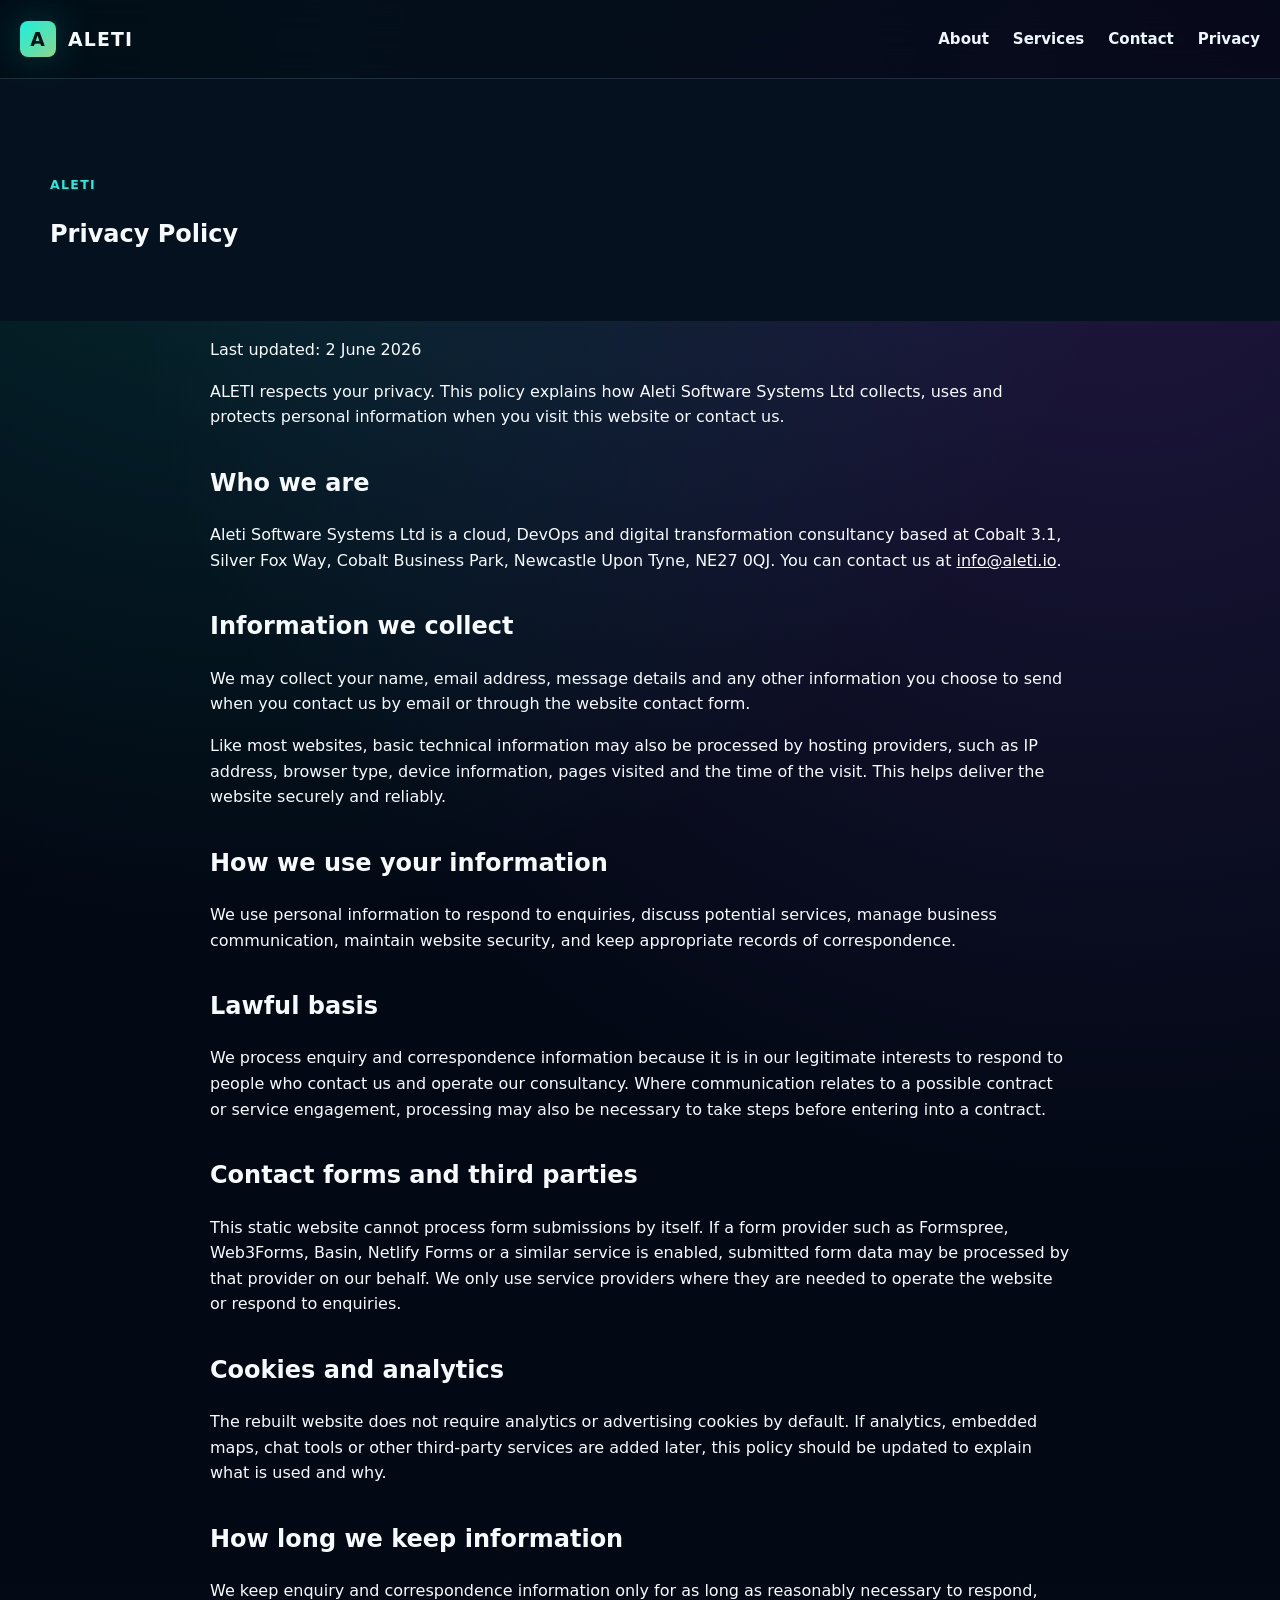
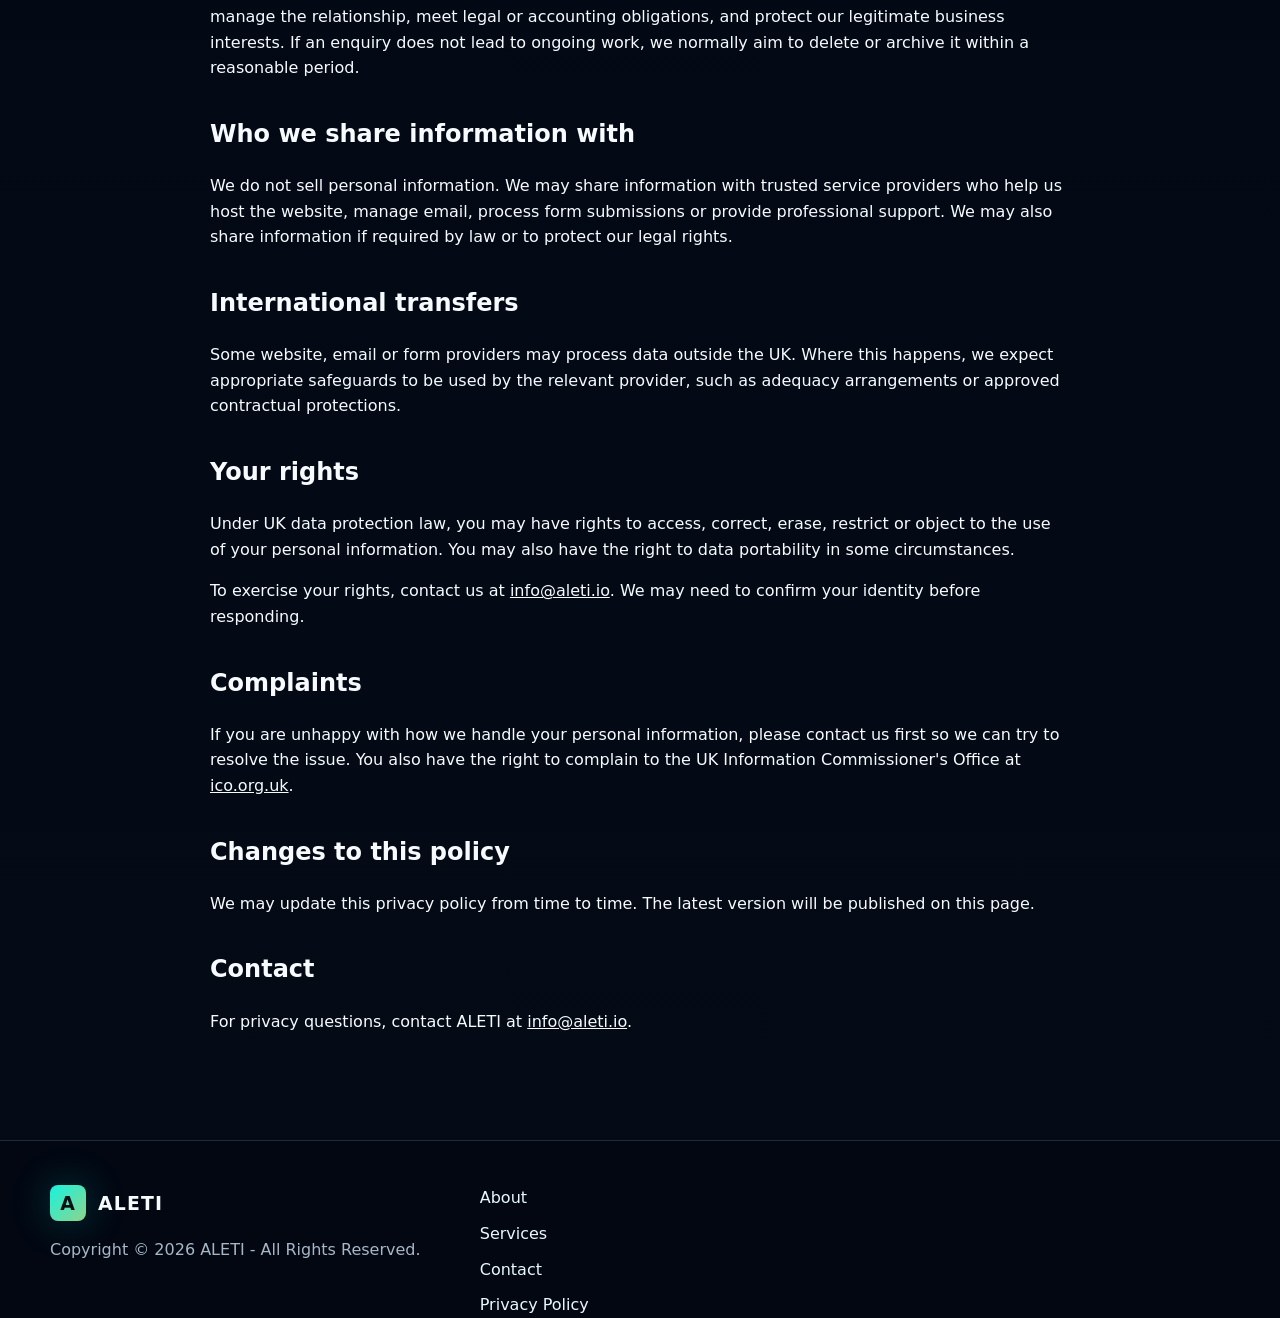
<file: privacy-policy/index.html>
<!doctype html>
<html lang="en-GB">
  <head>
    <meta charset="utf-8">
    <meta name="viewport" content="width=device-width, initial-scale=1">
    <title>Privacy Policy | ALETI</title>
    <meta name="description" content="ALETI privacy policy and contact details.">
    <link rel="canonical" href="https://aleti.io/privacy-policy/">
    <meta property="og:title" content="Privacy Policy | ALETI">
    <meta property="og:description" content="Privacy policy for ALETI.">
    <meta property="og:type" content="website">
    <meta property="og:url" content="https://aleti.io/privacy-policy/">
    <meta property="og:image" content="https://aleti.io/assets/aleti-cloud-automation-hero.png">
    <meta name="theme-color" content="#07111f">
    <link rel="icon" href="../assets/favicon.svg" type="image/svg+xml">
    <link rel="stylesheet" href="../styles.css">
  </head>
  <body>
    <a class="skip-link" href="#main">Skip to content</a>
    <header class="site-header">
      <nav class="nav" aria-label="Primary navigation">
        <a class="brand" href="../" aria-label="ALETI home">
          <span class="brand-mark" aria-hidden="true">A</span>
          <span>ALETI</span>
        </a>
        <button class="nav-toggle" type="button" aria-expanded="false" aria-controls="nav-menu">
          <span class="sr-only">Toggle navigation</span>
          <span></span><span></span><span></span>
        </button>
        <div class="nav-menu" id="nav-menu">
          <a href="../#about">About</a>
          <a href="../#services">Services</a>
          <a href="../#contact">Contact</a>
          <a href="./">Privacy</a>
        </div>
      </nav>
    </header>
    <main id="main">
      <section class="page-hero">
        <div class="container">
          <p class="section-label">ALETI</p>
          <h1>Privacy Policy</h1>
        </div>
      </section>
      <section class="container legal-content">
        <p>Last updated: 2 June 2026</p>
        <p>ALETI respects your privacy. This policy explains how Aleti Software Systems Ltd collects, uses and protects personal information when you visit this website or contact us.</p>
        <h2>Who we are</h2>
        <p>Aleti Software Systems Ltd is a cloud, DevOps and digital transformation consultancy based at Cobalt 3.1, Silver Fox Way, Cobalt Business Park, Newcastle Upon Tyne, NE27 0QJ. You can contact us at <a href="mailto:info@aleti.io">info@aleti.io</a>.</p>
        <h2>Information we collect</h2>
        <p>We may collect your name, email address, message details and any other information you choose to send when you contact us by email or through the website contact form.</p>
        <p>Like most websites, basic technical information may also be processed by hosting providers, such as IP address, browser type, device information, pages visited and the time of the visit. This helps deliver the website securely and reliably.</p>
        <h2>How we use your information</h2>
        <p>We use personal information to respond to enquiries, discuss potential services, manage business communication, maintain website security, and keep appropriate records of correspondence.</p>
        <h2>Lawful basis</h2>
        <p>We process enquiry and correspondence information because it is in our legitimate interests to respond to people who contact us and operate our consultancy. Where communication relates to a possible contract or service engagement, processing may also be necessary to take steps before entering into a contract.</p>
        <h2>Contact forms and third parties</h2>
        <p>This static website cannot process form submissions by itself. If a form provider such as Formspree, Web3Forms, Basin, Netlify Forms or a similar service is enabled, submitted form data may be processed by that provider on our behalf. We only use service providers where they are needed to operate the website or respond to enquiries.</p>
        <h2>Cookies and analytics</h2>
        <p>The rebuilt website does not require analytics or advertising cookies by default. If analytics, embedded maps, chat tools or other third-party services are added later, this policy should be updated to explain what is used and why.</p>
        <h2>How long we keep information</h2>
        <p>We keep enquiry and correspondence information only for as long as reasonably necessary to respond, manage the relationship, meet legal or accounting obligations, and protect our legitimate business interests. If an enquiry does not lead to ongoing work, we normally aim to delete or archive it within a reasonable period.</p>
        <h2>Who we share information with</h2>
        <p>We do not sell personal information. We may share information with trusted service providers who help us host the website, manage email, process form submissions or provide professional support. We may also share information if required by law or to protect our legal rights.</p>
        <h2>International transfers</h2>
        <p>Some website, email or form providers may process data outside the UK. Where this happens, we expect appropriate safeguards to be used by the relevant provider, such as adequacy arrangements or approved contractual protections.</p>
        <h2>Your rights</h2>
        <p>Under UK data protection law, you may have rights to access, correct, erase, restrict or object to the use of your personal information. You may also have the right to data portability in some circumstances.</p>
        <p>To exercise your rights, contact us at <a href="mailto:info@aleti.io">info@aleti.io</a>. We may need to confirm your identity before responding.</p>
        <h2>Complaints</h2>
        <p>If you are unhappy with how we handle your personal information, please contact us first so we can try to resolve the issue. You also have the right to complain to the UK Information Commissioner's Office at <a href="https://ico.org.uk/" rel="noopener">ico.org.uk</a>.</p>
        <h2>Changes to this policy</h2>
        <p>We may update this privacy policy from time to time. The latest version will be published on this page.</p>
        <h2>Contact</h2>
        <p>For privacy questions, contact ALETI at <a href="mailto:info@aleti.io">info@aleti.io</a>.</p>
      </section>
    </main>
    <footer class="site-footer">
      <div class="container footer-grid">
        <div>
          <a class="brand footer-brand" href="../">
            <span class="brand-mark" aria-hidden="true">A</span>
            <span>ALETI</span>
          </a>
          <p>Copyright © 2026 ALETI - All Rights Reserved.</p>
        </div>
        <nav aria-label="Footer navigation">
          <a href="../#about">About</a>
          <a href="../#services">Services</a>
          <a href="../#contact">Contact</a>
          <a href="./">Privacy Policy</a>
        </nav>
      </div>
    </footer>
    <script src="../script.js"></script>
  </body>
</html>
</file>
<file: styles.css>
:root {
  --bg: #020712;
  --bg-2: #06111f;
  --panel: rgba(8, 20, 36, 0.74);
  --panel-2: rgba(13, 27, 48, 0.84);
  --line: rgba(159, 196, 218, 0.18);
  --text: #f7fbff;
  --muted: #a6b7c7;
  --cyan: #16f3df;
  --cyan-2: #0ea5e9;
  --violet: #9b5cff;
  --emerald: #22c985;
  --shadow: 0 28px 90px rgba(0, 0, 0, 0.38);
  --radius: 8px;
  color-scheme: dark;
  font-family: Inter, ui-sans-serif, system-ui, -apple-system, BlinkMacSystemFont, "Segoe UI", sans-serif;
}

* {
  box-sizing: border-box;
}

html {
  scroll-behavior: smooth;
}

body {
  margin: 0;
  color: var(--text);
  background:
    radial-gradient(circle at 18% 0%, rgba(22, 243, 223, 0.16), transparent 30%),
    radial-gradient(circle at 88% 6%, rgba(155, 92, 255, 0.19), transparent 34%),
    linear-gradient(180deg, var(--bg), #020915 46%, #040b15);
  line-height: 1.6;
  overflow-x: hidden;
}

a {
  color: inherit;
}

img {
  display: block;
  max-width: 100%;
}

.skip-link,
.sr-only {
  position: absolute;
  width: 1px;
  height: 1px;
  overflow: hidden;
  clip: rect(0, 0, 0, 0);
}

.skip-link:focus {
  width: auto;
  height: auto;
  clip: auto;
  padding: 0.75rem 1rem;
  color: #001016;
  background: var(--cyan);
  z-index: 100;
}

.container {
  width: min(1180px, calc(100% - 40px));
  margin: 0 auto;
}

.section {
  padding: 88px 0;
  border-top: 1px solid var(--line);
}

.site-header {
  position: sticky;
  top: 0;
  z-index: 50;
  background: rgba(2, 7, 18, 0.76);
  border-bottom: 1px solid var(--line);
  backdrop-filter: blur(18px);
}

.nav {
  width: min(1240px, calc(100% - 40px));
  min-height: 78px;
  margin: 0 auto;
  display: flex;
  align-items: center;
  justify-content: space-between;
  gap: 24px;
}

.brand {
  display: inline-flex;
  align-items: center;
  gap: 12px;
  text-decoration: none;
  font-size: 1.18rem;
  font-weight: 850;
  letter-spacing: 0.06em;
}

.brand-mark {
  display: inline-grid;
  place-items: center;
  width: 36px;
  height: 36px;
  border-radius: var(--radius);
  color: #001014;
  background: linear-gradient(135deg, var(--cyan), #8ed48b);
  box-shadow: 0 0 40px rgba(22, 243, 223, 0.24);
}

.nav-menu {
  display: flex;
  align-items: center;
  gap: 24px;
  color: #eef7ff;
  font-size: 0.94rem;
  font-weight: 750;
}

.nav-menu a {
  text-decoration: none;
}

.nav-menu a:hover,
.nav-menu a:focus {
  color: var(--cyan);
}

.nav-cta {
  padding: 10px 16px;
  border: 1px solid rgba(22, 243, 223, 0.54);
  border-radius: var(--radius);
  color: #001014 !important;
  background: linear-gradient(135deg, rgba(22, 243, 223, 0.92), rgba(34, 201, 133, 0.92));
  box-shadow: inset 0 0 24px rgba(22, 243, 223, 0.06);
}

.nav-dropdown {
  position: relative;
  padding: 20px 0;
  margin: -20px 0;
}

.nav-dropdown-button {
  border: 0;
  padding: 0;
  color: inherit;
  background: transparent;
  font: inherit;
  font-weight: 750;
  cursor: pointer;
}

.nav-dropdown-button::after {
  content: "";
  display: inline-block;
  width: 7px;
  height: 7px;
  margin-left: 8px;
  border-right: 2px solid currentColor;
  border-bottom: 2px solid currentColor;
  transform: translateY(-3px) rotate(45deg);
}

.services-menu {
  position: absolute;
  top: calc(100% - 2px);
  right: -220px;
  width: min(720px, calc(100vw - 40px));
  display: grid;
  grid-template-columns: repeat(2, 1fr);
  gap: 8px;
  padding: 14px;
  border: 1px solid rgba(22, 243, 223, 0.24);
  border-radius: var(--radius);
  background: rgba(4, 12, 24, 0.98);
  box-shadow: var(--shadow);
  visibility: hidden;
  opacity: 0;
  pointer-events: none;
  transform: translateY(10px) scale(0.98);
  transform-origin: top right;
  transition: opacity 180ms ease, transform 180ms ease, visibility 180ms ease;
}

.services-menu::before {
  content: "";
  position: absolute;
  left: 0;
  right: 0;
  top: -18px;
  height: 18px;
}

.nav-dropdown:hover .services-menu,
.nav-dropdown:focus-within .services-menu,
.services-menu.is-open {
  visibility: visible;
  opacity: 1;
  pointer-events: auto;
  transform: translateY(0) scale(1);
}

.services-menu a {
  display: grid;
  grid-template-columns: 34px 1fr;
  gap: 2px 12px;
  padding: 14px;
  border: 1px solid transparent;
  border-radius: var(--radius);
  color: #f3fbff;
  background: rgba(255, 255, 255, 0.035);
}

.services-menu a:hover,
.services-menu a:focus {
  border-color: rgba(22, 243, 223, 0.36);
  background: rgba(22, 243, 223, 0.08);
}

.services-menu span {
  grid-row: span 2;
  color: var(--cyan);
  font-size: 1.25rem;
}

.services-menu small {
  color: var(--muted);
  font-size: 0.78rem;
  font-weight: 600;
}

.nav-toggle {
  display: none;
  width: 42px;
  height: 42px;
  border: 1px solid var(--line);
  border-radius: var(--radius);
  background: rgba(255, 255, 255, 0.04);
}

.nav-toggle span:not(.sr-only) {
  display: block;
  width: 18px;
  height: 2px;
  margin: 4px auto;
  background: #fff;
}

.hero {
  position: relative;
  min-height: calc(100vh - 78px);
  display: grid;
  align-items: center;
  overflow: hidden;
  border-bottom: 1px solid var(--line);
}

.hero::before {
  content: "";
  position: absolute;
  inset: 0;
  background-image:
    linear-gradient(rgba(255, 255, 255, 0.035) 1px, transparent 1px),
    linear-gradient(90deg, rgba(255, 255, 255, 0.035) 1px, transparent 1px);
  background-size: 72px 72px;
  mask-image: linear-gradient(90deg, rgba(0, 0, 0, 0.95), transparent 68%);
  pointer-events: none;
}

.hero-visual {
  position: absolute;
  inset: 0 0 0 auto;
  width: 65%;
  opacity: 0.62;
  mix-blend-mode: screen;
}

.hero-visual::after {
  content: "";
  position: absolute;
  inset: 0;
  background:
    linear-gradient(90deg, var(--bg) 0%, rgba(2, 7, 18, 0.6) 26%, rgba(2, 7, 18, 0.15) 62%),
    linear-gradient(0deg, var(--bg) 0%, transparent 35%);
}

.hero-visual img {
  width: 100%;
  height: 100%;
  object-fit: cover;
}

.hero-grid {
  position: relative;
  z-index: 2;
  display: grid;
  grid-template-columns: minmax(0, 0.92fr) minmax(320px, 0.68fr);
  gap: 52px;
  align-items: center;
  padding: 86px 0;
}

.section-label {
  margin: 0 0 16px;
  color: var(--cyan);
  font-size: 0.78rem;
  font-weight: 850;
  letter-spacing: 0.11em;
  text-transform: uppercase;
}

.hero h1,
.section-head h2,
.about h2,
.contact h2 {
  margin: 0;
  color: var(--text);
  line-height: 1.02;
  letter-spacing: 0;
}

.hero h1 {
  max-width: 760px;
  font-size: clamp(3rem, 6.2vw, 5.9rem);
}

.hero-kicker {
  margin: 18px 0 0;
  font-size: clamp(1.4rem, 3vw, 2rem);
  font-weight: 850;
  color: var(--cyan);
}

.hero-text {
  max-width: 620px;
  margin: 24px 0 0;
  color: #d5e4f0;
  font-size: 1.12rem;
}

.hero-actions {
  display: flex;
  flex-wrap: wrap;
  gap: 14px;
  margin-top: 34px;
}

.button {
  display: inline-flex;
  align-items: center;
  justify-content: center;
  min-height: 50px;
  padding: 0 18px;
  border-radius: var(--radius);
  border: 1px solid transparent;
  font-weight: 850;
  text-decoration: none;
  cursor: pointer;
}

.button-primary {
  color: #001014;
  background: linear-gradient(135deg, var(--cyan), var(--emerald));
  box-shadow: 0 18px 50px rgba(22, 243, 223, 0.2);
}

.button-secondary {
  color: #eaf7ff;
  border-color: rgba(22, 243, 223, 0.35);
  background: rgba(255, 255, 255, 0.035);
}

.hero-panel {
  min-height: 420px;
  padding: 28px;
  display: flex;
  flex-direction: column;
  justify-content: space-between;
  border: 1px solid rgba(22, 243, 223, 0.22);
  border-radius: var(--radius);
  background:
    radial-gradient(circle at 70% 20%, rgba(22, 243, 223, 0.18), transparent 32%),
    rgba(4, 14, 28, 0.5);
  box-shadow: var(--shadow), inset 0 0 70px rgba(22, 243, 223, 0.04);
  backdrop-filter: blur(12px);
}

.cloud-mark {
  color: var(--cyan);
  filter: drop-shadow(0 0 22px rgba(22, 243, 223, 0.35));
}

.cloud-mark svg {
  width: 100%;
  max-width: 270px;
}

.panel-grid {
  display: grid;
  grid-template-columns: repeat(2, 1fr);
  gap: 12px;
}

.panel-grid span,
.tech-grid span {
  padding: 14px 16px;
  border: 1px solid var(--line);
  border-radius: var(--radius);
  color: #dffaff;
  background: rgba(255, 255, 255, 0.04);
}

.proof-strip {
  border-bottom: 1px solid var(--line);
  background: rgba(2, 9, 20, 0.8);
}

.proof-grid {
  display: grid;
  grid-template-columns: repeat(4, 1fr);
}

.proof-grid > div {
  min-height: 132px;
  padding: 28px 26px;
  border-right: 1px solid var(--line);
}

.proof-grid > div:last-child {
  border-right: 0;
}

.proof-icon {
  display: block;
  margin-bottom: 10px;
  color: var(--cyan);
  font-weight: 900;
}

.proof-grid strong {
  display: block;
  color: #fff;
}

.proof-grid p {
  margin: 4px 0 0;
  color: var(--muted);
  font-size: 0.92rem;
}

.section-head {
  max-width: 820px;
  margin-bottom: 34px;
}

.section-head h2,
.about h2,
.contact h2 {
  font-size: clamp(2rem, 4vw, 3.8rem);
}

.services-grid {
  display: grid;
  grid-template-columns: repeat(3, 1fr);
  gap: 18px;
}

.service-card ul {
  display: grid;
  gap: 7px;
  margin: 20px 0 0;
  padding: 0;
  list-style: none;
}

.service-card li {
  position: relative;
  padding-left: 22px;
  color: #d9e8f3;
  font-size: 0.92rem;
}

.service-card li::before {
  content: "";
  position: absolute;
  left: 0;
  top: 0.7em;
  width: 9px;
  height: 2px;
  background: var(--cyan);
}

.method {
  background:
    radial-gradient(circle at 82% 30%, rgba(155, 92, 255, 0.13), transparent 28%),
    rgba(2, 9, 20, 0.64);
}

.method-grid {
  display: grid;
  grid-template-columns: 0.78fr 1.22fr;
  gap: 44px;
  align-items: start;
}

.section-head p:not(.section-label),
.tech-intro p {
  color: #b8c9d9;
  font-size: 1.05rem;
}

.method-steps {
  display: grid;
  grid-template-columns: repeat(2, 1fr);
  gap: 14px;
}

.method-steps article {
  min-height: 220px;
  padding: 26px;
  border: 1px solid var(--line);
  border-radius: var(--radius);
  background:
    linear-gradient(145deg, rgba(9, 23, 42, 0.88), rgba(3, 12, 25, 0.78));
}

.method-steps span {
  display: inline-flex;
  margin-bottom: 28px;
  color: var(--cyan);
  font-size: 0.86rem;
  font-weight: 900;
}

.method-steps h3 {
  margin: 0 0 10px;
  font-size: 1.35rem;
}

.method-steps p {
  margin: 0;
  color: var(--muted);
}

.service-card {
  min-height: 282px;
  display: flex;
  flex-direction: column;
  padding: 28px;
  border: 1px solid var(--line);
  border-radius: var(--radius);
  background: linear-gradient(145deg, rgba(9, 23, 42, 0.94), rgba(3, 12, 25, 0.92));
  box-shadow: inset 0 0 44px rgba(22, 243, 223, 0.025);
  transition: transform 180ms ease, border-color 180ms ease;
}

.service-card:hover {
  transform: translateY(-4px);
  border-color: rgba(22, 243, 223, 0.54);
}

.service-icon {
  color: var(--cyan);
  font-size: 2.8rem;
  line-height: 1;
  margin-bottom: 24px;
}

.service-card h3 {
  margin: 0 0 12px;
  font-size: 1.28rem;
}

.service-card p {
  margin: 0;
  color: #b8c9d9;
}

.service-card a {
  margin-top: auto;
  color: var(--cyan);
  font-size: 1.6rem;
  text-decoration: none;
}

.about {
  background:
    linear-gradient(90deg, rgba(2, 7, 18, 0.96) 0%, rgba(5, 15, 28, 0.92) 45%, rgba(4, 18, 34, 0.72) 100%);
}

.about-grid {
  display: grid;
  grid-template-columns: 0.9fr 1.1fr;
  gap: 42px;
  align-items: stretch;
}

.about-copy p,
.contact p,
.contact-details p {
  color: #b8c9d9;
}

.about-copy p {
  max-width: 620px;
  margin: 22px 0 0;
}

.about-map {
  min-height: 360px;
  display: grid;
  align-items: end;
  padding: 30px;
  border: 1px solid var(--line);
  border-radius: var(--radius);
  background:
    radial-gradient(circle at 55% 45%, rgba(22, 243, 223, 0.24), transparent 4%),
    radial-gradient(circle at 62% 55%, rgba(22, 243, 223, 0.18), transparent 3%),
    linear-gradient(rgba(22, 243, 223, 0.1) 1px, transparent 1px),
    linear-gradient(90deg, rgba(22, 243, 223, 0.1) 1px, transparent 1px),
    #06111f;
  background-size: auto, auto, 38px 38px, 38px 38px, auto;
  box-shadow: var(--shadow);
}

.map-card {
  max-width: 330px;
  padding: 22px;
  border: 1px solid rgba(22, 243, 223, 0.28);
  border-radius: var(--radius);
  background: rgba(2, 7, 18, 0.68);
}

.map-card span {
  color: var(--cyan);
  font-weight: 900;
}

.map-card strong {
  display: block;
  margin-top: 8px;
  font-size: 1.25rem;
}

.map-card p {
  margin: 8px 0 0;
}

.technologies {
  background: rgba(2, 9, 20, 0.7);
}

.tech-grid {
  display: grid;
  grid-template-columns: repeat(4, 1fr);
  gap: 12px;
}

.tech-intro {
  max-width: 680px;
  margin: -12px 0 28px;
}

.tech-grid span {
  min-height: 106px;
  display: grid;
  align-content: center;
  justify-items: start;
  gap: 12px;
  font-weight: 850;
}

.tech-grid img {
  width: 38px;
  height: 38px;
  object-fit: contain;
}

.oracle-cloud-mark strong {
  display: inline-grid;
  place-items: center;
  width: 48px;
  height: 34px;
  border: 1px solid rgba(255, 255, 255, 0.22);
  border-radius: 999px;
  color: #fff;
  background: #c74634;
  font-size: 0.82rem;
  letter-spacing: 0.04em;
}

.contact {
  background:
    radial-gradient(circle at 16% 25%, rgba(22, 243, 223, 0.12), transparent 24%),
    radial-gradient(circle at 86% 60%, rgba(155, 92, 255, 0.14), transparent 28%);
}

.contact-grid {
  display: grid;
  grid-template-columns: 0.86fr 1fr;
  gap: 44px;
}

.contact-details {
  display: grid;
  gap: 16px;
  margin-top: 28px;
}

.consultation-card {
  margin-top: 28px;
  padding: 24px;
  border: 1px solid rgba(22, 243, 223, 0.26);
  border-radius: var(--radius);
  background:
    linear-gradient(135deg, rgba(22, 243, 223, 0.1), rgba(155, 92, 255, 0.08)),
    rgba(8, 20, 36, 0.58);
}

.consultation-card strong {
  display: block;
  margin-bottom: 14px;
  color: #fff;
  font-size: 1.05rem;
}

.consultation-card ul {
  display: grid;
  gap: 9px;
  margin: 0;
  padding: 0;
  list-style: none;
}

.consultation-card li {
  position: relative;
  padding-left: 24px;
  color: #c9dae7;
}

.consultation-card li::before {
  content: "";
  position: absolute;
  left: 0;
  top: 0.65em;
  width: 10px;
  height: 2px;
  background: var(--cyan);
}

.contact-details strong {
  display: block;
  margin-bottom: 4px;
  color: #fff;
}

.contact-details a {
  color: var(--cyan);
  font-weight: 800;
}

.contact-form {
  display: grid;
  gap: 12px;
  padding: 30px;
  border: 1px solid var(--line);
  border-radius: var(--radius);
  background:
    radial-gradient(circle at 88% 0%, rgba(22, 243, 223, 0.14), transparent 28%),
    rgba(8, 20, 36, 0.86);
  box-shadow: var(--shadow);
}

.form-heading {
  margin-bottom: 10px;
  padding-bottom: 18px;
  border-bottom: 1px solid var(--line);
}

.form-heading span {
  display: block;
  margin-bottom: 4px;
  color: var(--cyan);
  font-size: 0.78rem;
  font-weight: 850;
  letter-spacing: 0.11em;
  text-transform: uppercase;
}

.form-heading strong {
  display: block;
  color: #fff;
  font-size: 1.45rem;
  line-height: 1.2;
}

.contact-form label {
  color: #eaf7ff;
  font-size: 0.9rem;
  font-weight: 800;
}

.contact-form input,
.contact-form textarea,
.contact-form select {
  width: 100%;
  padding: 13px 14px;
  border: 1px solid rgba(159, 196, 218, 0.24);
  border-radius: var(--radius);
  color: #fff;
  background: rgba(2, 7, 18, 0.55);
  font: inherit;
}

.contact-form input:focus,
.contact-form textarea:focus,
.contact-form select:focus {
  border-color: var(--cyan);
  outline: 3px solid rgba(22, 243, 223, 0.16);
}

.contact-form select {
  appearance: none;
  background-image:
    linear-gradient(45deg, transparent 50%, var(--cyan) 50%),
    linear-gradient(135deg, var(--cyan) 50%, transparent 50%);
  background-position:
    calc(100% - 20px) 55%,
    calc(100% - 14px) 55%;
  background-size: 6px 6px, 6px 6px;
  background-repeat: no-repeat;
}

.contact-form button:disabled {
  cursor: wait;
  opacity: 0.72;
}

.form-status {
  display: grid;
  gap: 10px;
  margin-top: 4px;
  padding: 16px;
  border: 1px solid rgba(22, 243, 223, 0.26);
  border-radius: var(--radius);
  color: #d7ecf6;
  background: rgba(3, 12, 24, 0.76);
}

.form-status[hidden] {
  display: none;
}

.form-status strong,
.form-status span {
  display: block;
}

.form-status strong {
  color: #fff;
  font-size: 0.98rem;
}

.form-status span {
  color: var(--muted);
  line-height: 1.6;
}

.form-status-success {
  border-color: rgba(22, 243, 223, 0.34);
  background:
    linear-gradient(135deg, rgba(22, 243, 223, 0.12), rgba(91, 141, 239, 0.08)),
    rgba(3, 12, 24, 0.82);
}

.form-status-warning {
  border-color: rgba(245, 179, 95, 0.36);
  background:
    linear-gradient(135deg, rgba(245, 179, 95, 0.12), rgba(22, 243, 223, 0.07)),
    rgba(3, 12, 24, 0.82);
}

.form-actions {
  display: flex;
  flex-wrap: wrap;
  gap: 10px;
  margin-top: 4px;
}

.form-actions .button {
  min-height: 42px;
  padding: 11px 15px;
  font-size: 0.9rem;
}

.site-footer {
  padding: 44px 0 0;
  border-top: 1px solid var(--line);
  background: #020712;
}

.footer-grid {
  display: grid;
  grid-template-columns: 1.1fr 1fr 1fr;
  gap: 38px;
}

.footer-grid p,
.footer-contact span {
  color: var(--muted);
}

.footer-grid nav,
.footer-contact {
  display: grid;
  align-content: start;
  gap: 10px;
}

.footer-grid nav a,
.footer-contact a {
  color: #eaf7ff;
  text-decoration: none;
}

.footer-grid nav a:hover,
.footer-contact a:hover {
  color: var(--cyan);
}

.footer-bottom {
  margin-top: 32px;
  padding: 20px 0;
  border-top: 1px solid var(--line);
  color: var(--muted);
  font-size: 0.9rem;
}

.page-hero {
  padding: 96px 0 48px;
  background: var(--bg-2);
}

.legal-content {
  max-width: 860px;
  padding-bottom: 90px;
}

.legal-content h2 {
  margin-top: 34px;
}

@media (max-width: 980px) {
  .nav-cta {
    display: none;
  }

  .hero-grid,
  .about-grid,
  .contact-grid {
    grid-template-columns: 1fr;
  }

  .hero-panel {
    min-height: 300px;
  }

  .services-grid {
    grid-template-columns: repeat(2, 1fr);
  }

  .proof-grid {
    grid-template-columns: repeat(2, 1fr);
  }

  .proof-grid > div:nth-child(2) {
    border-right: 0;
  }

  .tech-grid {
    grid-template-columns: repeat(3, 1fr);
  }

  .footer-grid {
    grid-template-columns: 1fr;
  }
}

@media (max-width: 720px) {
  .container,
  .nav {
    width: min(100% - 32px, 1120px);
  }

  .section {
    padding: 64px 0;
  }

  .nav {
    min-height: 68px;
  }

  .nav-toggle {
    display: block;
  }

  .nav-menu {
    position: absolute;
    top: 68px;
    right: 16px;
    left: 16px;
    display: none;
    flex-direction: column;
    align-items: stretch;
    gap: 0;
    padding: 10px;
    border: 1px solid var(--line);
    border-radius: var(--radius);
    background: rgba(2, 7, 18, 0.97);
    box-shadow: var(--shadow);
  }

  .nav-dropdown-button {
    width: 100%;
    padding: 12px;
    text-align: left;
  }

  .services-menu {
    position: static;
    width: 100%;
    grid-template-columns: 1fr;
    margin: 0;
    padding: 8px;
    display: none;
    visibility: visible;
    opacity: 1;
    pointer-events: auto;
    transform: none;
    box-shadow: none;
    background: rgba(255, 255, 255, 0.035);
  }

  .nav-dropdown:hover .services-menu,
  .nav-dropdown:focus-within .services-menu {
    display: none;
  }

  .services-menu.is-open {
    display: grid;
  }

  .nav-menu.is-open {
    display: flex;
  }

  .nav-menu a {
    padding: 12px;
  }

  .nav-menu .nav-cta {
    margin-top: 6px;
    text-align: center;
  }

  .hero {
    min-height: auto;
  }

  .hero-visual {
    width: 100%;
    opacity: 0.24;
  }

  .hero-grid {
    padding: 66px 0;
  }

  .hero h1 {
    font-size: clamp(2.55rem, 13vw, 4rem);
  }

  .hero-kicker {
    font-size: 1.35rem;
  }

  .hero-panel {
    display: none;
  }

  .services-grid,
  .proof-grid,
  .tech-grid,
  .method-grid,
  .method-steps {
    grid-template-columns: 1fr;
  }

  .proof-grid > div {
    border-right: 0;
    border-bottom: 1px solid var(--line);
  }

  .proof-grid > div:last-child {
    border-bottom: 0;
  }

  .service-card {
    min-height: auto;
  }
}
</file>
